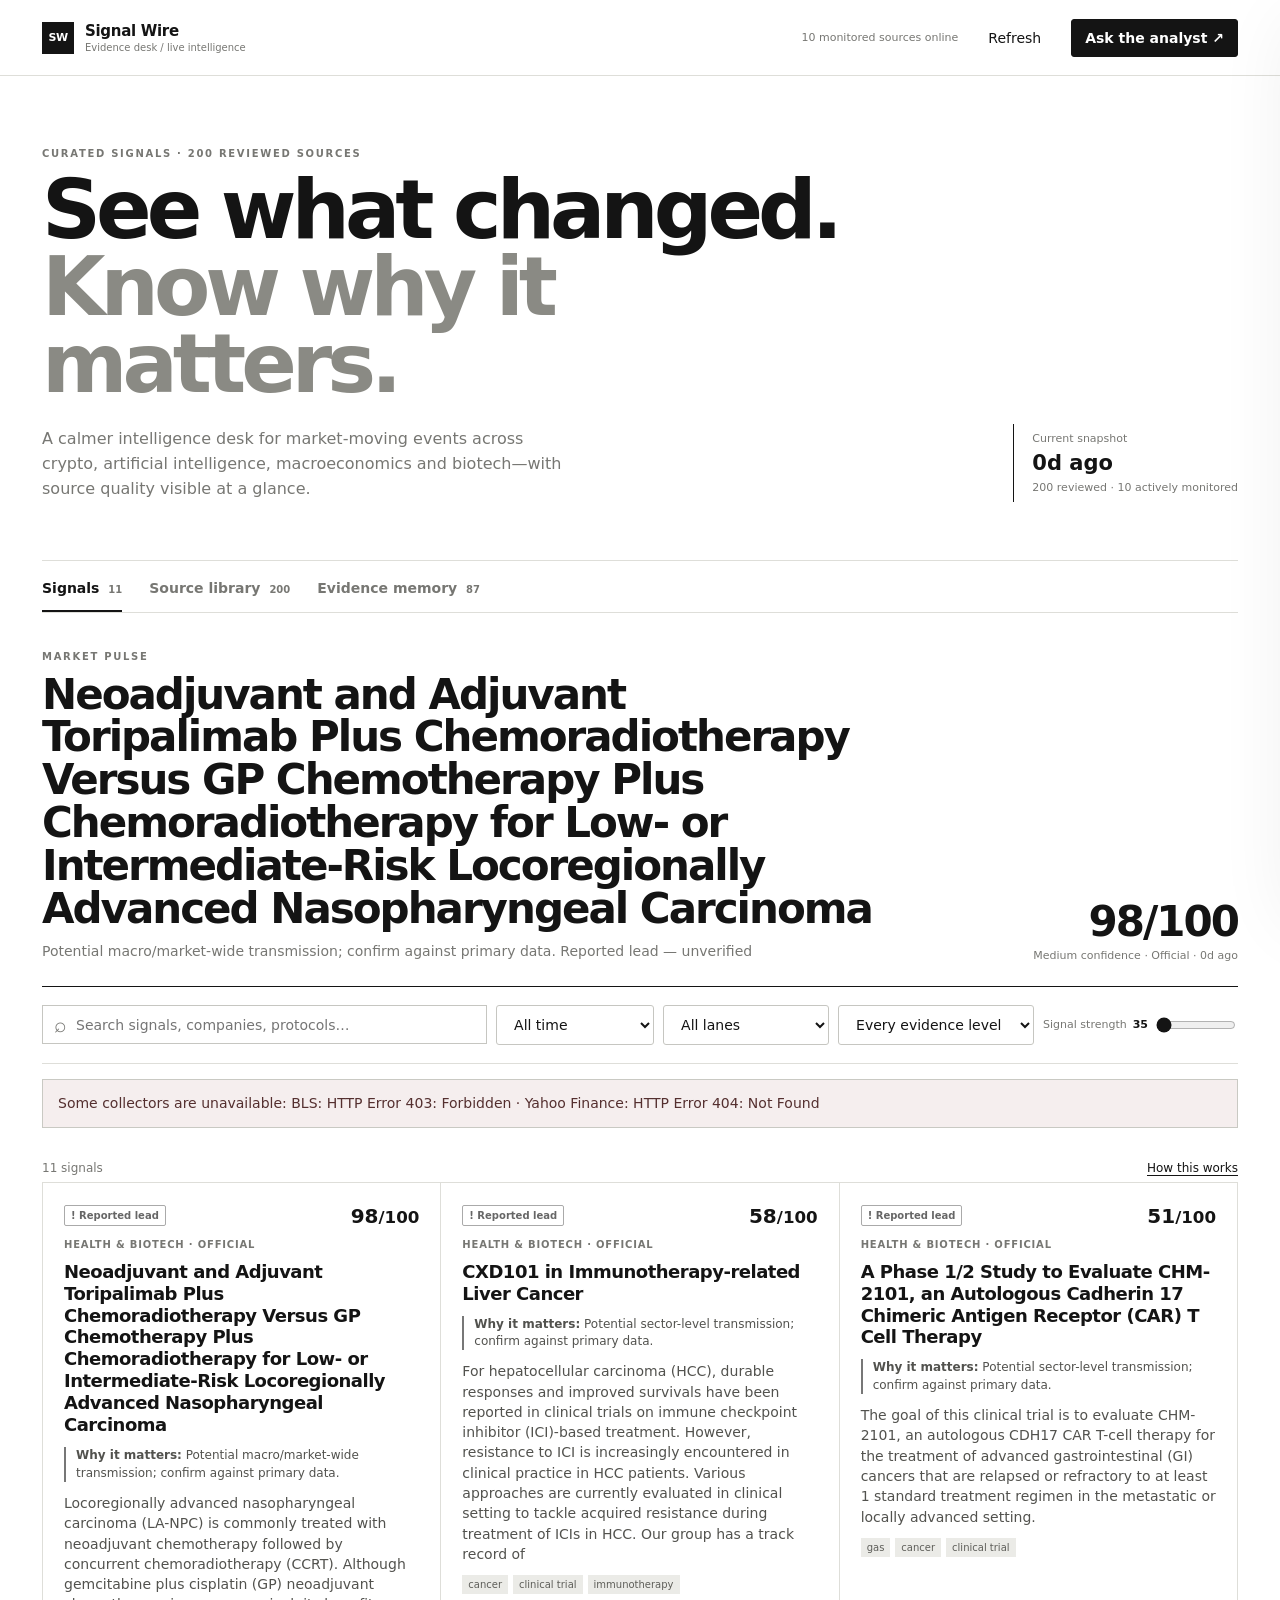
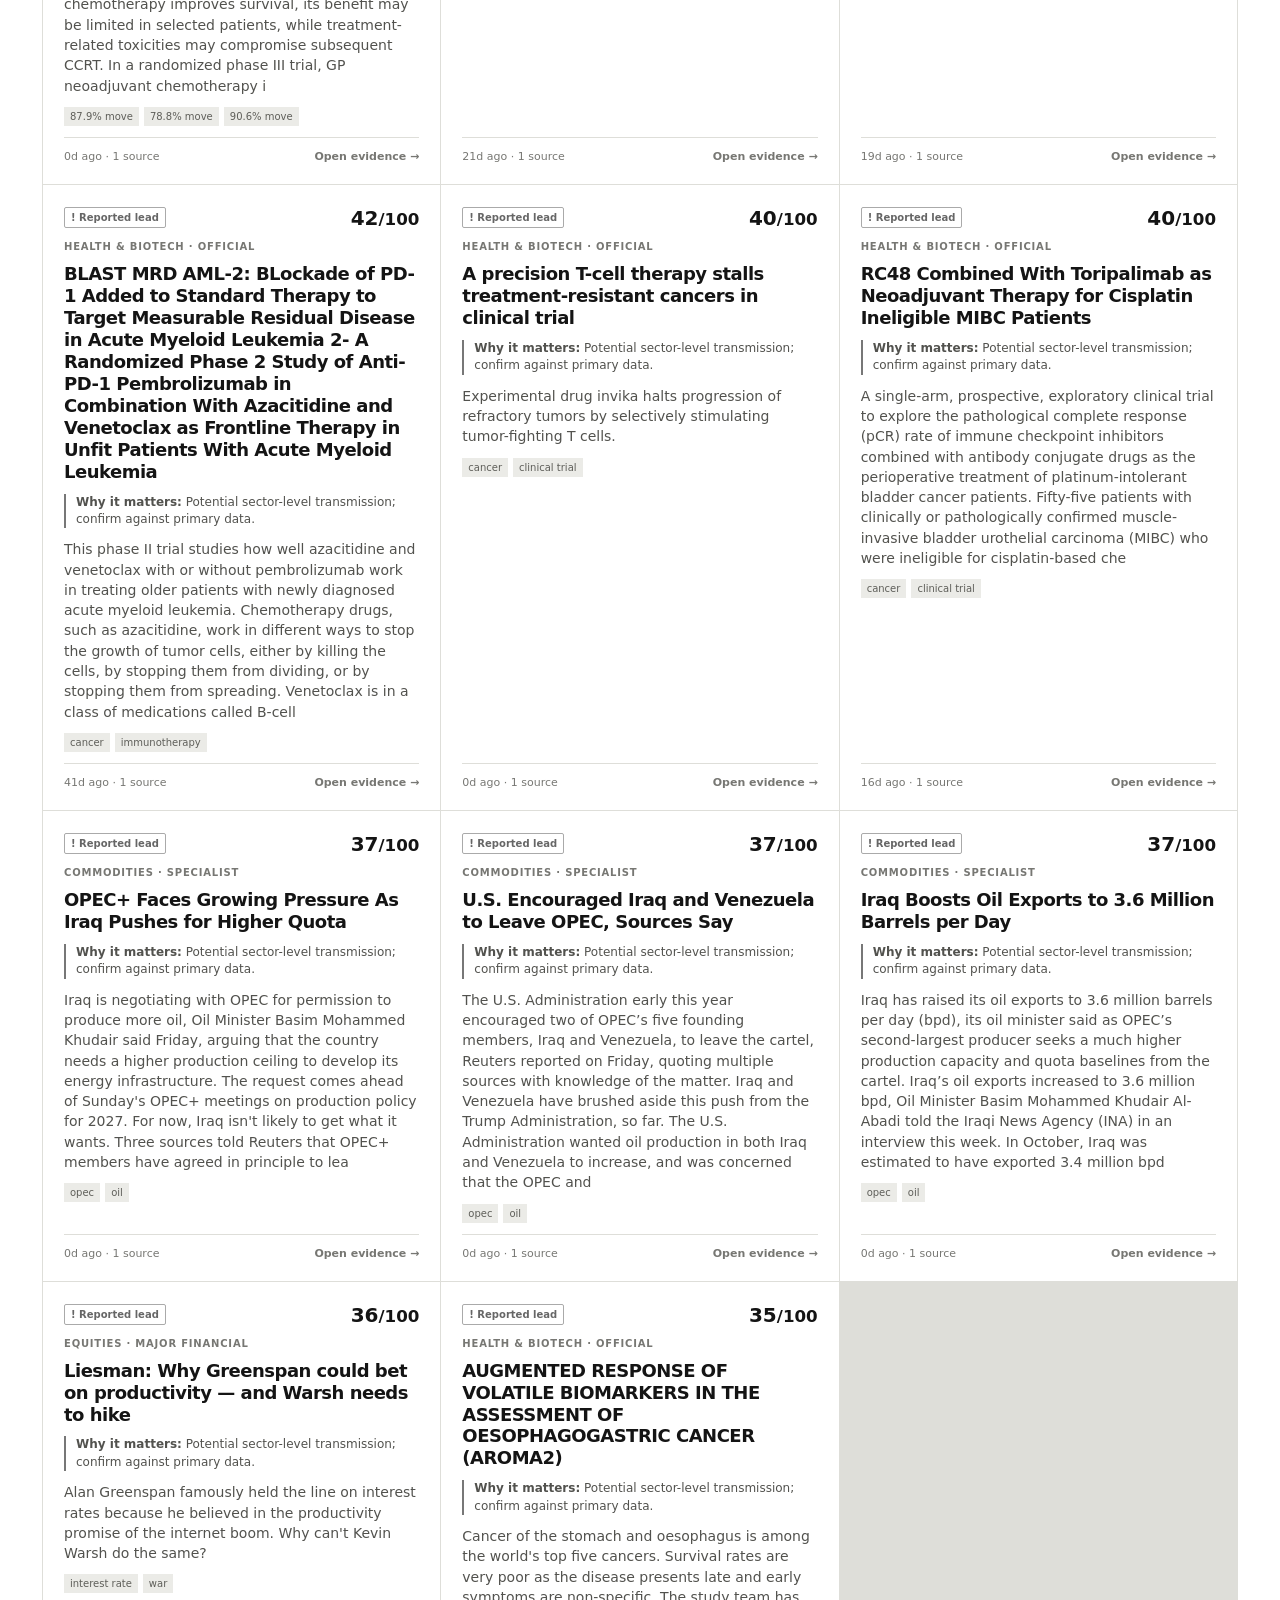
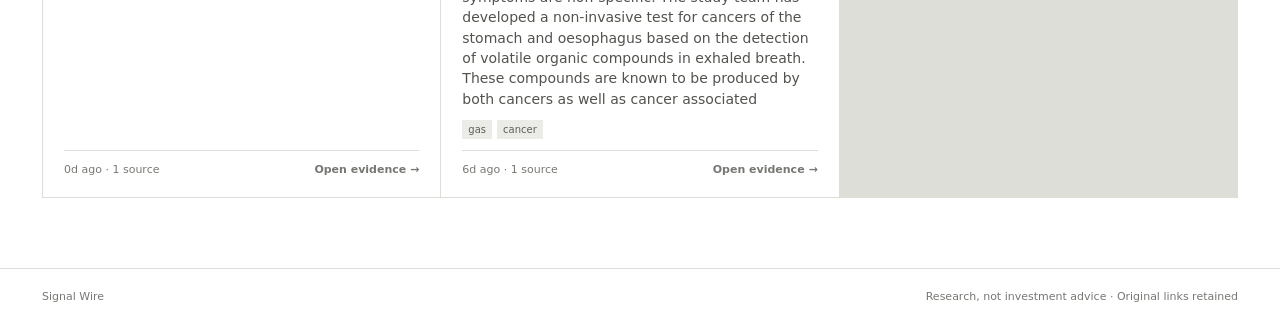
<file: index.html>
<!doctype html><html lang="en"><head><meta charset="utf-8"><meta name="viewport" content="width=device-width,initial-scale=1"><meta name="description" content="Evidence-ranked market, crypto, AI and biotech intelligence"><title>Signal Wire — Intelligence Desk</title><link rel="stylesheet" href="style.css?v=registry200"></head><body><div class="shell"><header class="topbar"><a class="brand" href="."><span class="brand-mark">SW</span><span><b>Signal Wire</b><small>Evidence desk / live intelligence</small></span></a><div class="top-actions"><span id="health" class="status"><i></i> Connecting</span><button id="refresh" class="quiet" type="button">Refresh</button><button id="openAI" class="dark" type="button">Ask the analyst <span>↗</span></button></div></header><main><section class="hero"><div><p class="kicker">CURATED SIGNALS · 200 REVIEWED SOURCES</p><h1>See what changed.<br><em>Know why it matters.</em></h1><p class="hero-copy">A calmer intelligence desk for market-moving events across crypto, artificial intelligence, macroeconomics and biotech—with source quality visible at a glance.</p></div><div class="hero-note"><span>Current snapshot</span><strong id="updated">—</strong><small id="registryLine">Loading source registry…</small></div></section><nav class="tabs" aria-label="Dashboard sections"><button class="tab active" data-section="signals">Signals <span id="signalTabCount">—</span></button><button class="tab" data-section="sources">Source library <span id="sourceTabCount">200</span></button><button class="tab" data-section="memory">Evidence memory <span id="memoryTabCount">—</span></button></nav><section id="signalsSection" class="section"><div class="section-head"><div><p class="kicker">MARKET PULSE</p><h2 id="pulseTitle">Finding the strongest signal…</h2><p id="pulseText">Loading evidence from the latest snapshot.</p></div><div class="pulse-score"><b id="pulseScore">—</b><span id="pulseMeta">Waiting</span></div></div><div class="toolbar"><label class="search"><span>⌕</span><input id="search" placeholder="Search signals, companies, protocols…" aria-label="Search signals"></label><select id="view" aria-label="Time view"><option value="all">All time</option><option value="24h">Latest 24 hours</option><option value="7d">Latest 7 days</option></select><select id="category" aria-label="Category"><option value="all">All lanes</option><option>Macro</option><option>Geopolitics</option><option>Commodities</option><option>Equities</option><option>Crypto</option><option>Natural events</option><option>Health &amp; biotech</option></select><select id="verification" aria-label="Verification"><option value="all">Every evidence level</option><option value="verified">2+ domains checked</option><option value="single-source">Single-source leads</option></select><label class="range">Signal strength <b id="thresholdValue">35</b><input id="threshold" type="range" min="35" max="90" value="35"></label></div><div id="error" class="notice hidden" role="alert"></div><div class="result-line"><span id="resultCount">— signals</span><button id="method" class="link-button" type="button">How this works</button></div><div id="methodology" class="method hidden"><b>Evidence before volume.</b> Events are grouped, scored for market relevance, and marked as confirmed, corroborated, developing or unverified. Green is not used as proof. Star ratings describe source reliability bands, not a guarantee.</div><section id="cards" class="signal-grid"><div class="empty">Loading the desk…</div></section></section><section id="sourcesSection" class="section hidden"><div class="section-title"><div><p class="kicker">SOURCE LIBRARY</p><h2>200 sources, ranked by role</h2><p>Primary records lead. Specialist sources discover. Social and community channels are leads only.</p></div><div class="library-stats"><b id="libraryTotal">200</b><span>reviewed sources</span></div></div><div class="source-tools"><label class="search"><span>⌕</span><input id="sourceSearch" placeholder="Find a source or domain…" aria-label="Search source library"></label><select id="sourceCategory" aria-label="Source category"><option value="all">All categories</option><option>Crypto</option><option>AI &amp; biotech</option><option>Macro / official</option><option>Cross-market discovery</option></select><select id="sourceRating" aria-label="Minimum source rating"><option value="0">All ratings</option><option value="5">5 stars only</option><option value="4">4+ stars</option><option value="3">3+ stars</option></select></div><div class="rating-key"><span><b>★★★★★</b> Primary / confirmed record</span><span><b>★★★★☆</b> Specialist / established</span><span><b>★★★☆☆</b> Discovery / context</span><span><b>★☆☆☆☆</b> Lead only</span></div><div id="sourceGrid" class="source-grid"></div></section><section id="memorySection" class="section hidden"><div class="section-title"><div><p class="kicker">AUDIT TRAIL</p><h2>What the system has learned</h2><p>Only official evidence or independently corroborated events enter persistent memory. Old claims can be downgraded or removed.</p></div><div class="library-stats"><b id="memoryTotal">—</b><span>retained patterns</span></div></div><div id="memoryGrid" class="memory-grid"></div></section></main><footer><span>Signal Wire</span><span>Research, not investment advice · Original links retained</span></footer></div><div id="aiScrim" class="scrim hidden"></div><aside id="aiDrawer" class="ai-drawer" aria-label="Signal Wire AI analyst" aria-hidden="true"><div class="drawer-head"><div><p class="kicker">EVIDENCE-AWARE ANALYST</p><h2>Ask the desk</h2></div><button id="closeAI" class="close" aria-label="Close AI analyst">×</button></div><p class="drawer-intro">Questions are answered from the current Signal Wire evidence and verified memory. Missing evidence is stated plainly.</p><div id="chatLog" class="chat-log" aria-live="polite"><div class="chat-msg assistant">Ask me what changed, which sources support it, or how an event could connect across markets.</div></div><form id="chatForm"><input id="chatInput" maxlength="2000" placeholder="Ask a specific question…" required><button class="dark" type="submit">Send</button></form><button id="aiClear" class="link-button" type="button">Clear thread</button></aside><dialog id="detail"><button id="closeDetail" class="close" aria-label="Close evidence">×</button><div id="detailBody"></div></dialog><script src="app.js?v=registry200"></script></body></html>
</file>
<file: style.css>
:root{--ink:#141414;--muted:#777773;--line:#deded9;--paper:#fff;--wash:#f4f4f1;--soft:#ebebe7;--shadow:0 22px 70px #00000012}*{box-sizing:border-box}body{margin:0;background:var(--wash);color:var(--ink);font:14px Inter,ui-sans-serif,system-ui,-apple-system,sans-serif}.shell{max-width:1440px;margin:auto;background:var(--paper);min-height:100vh}.topbar{height:76px;border-bottom:1px solid var(--line);padding:0 42px;display:flex;align-items:center;justify-content:space-between;gap:20px}.brand{display:flex;align-items:center;gap:11px;text-decoration:none;color:var(--ink)}.brand-mark{display:grid;place-items:center;width:32px;height:32px;background:var(--ink);color:#fff;font-weight:800;font-size:11px;letter-spacing:-.5px}.brand b{display:block;font-size:15px;letter-spacing:-.3px}.brand small{display:block;font-size:10px;color:var(--muted);margin-top:2px}.top-actions{display:flex;align-items:center;gap:16px}.status{font-size:11px;color:var(--muted)}.status i{width:7px;height:7px;border-radius:50%;background:#444;display:inline-block;margin-right:6px}.status.ok i{background:#111}.button,button,select{font:inherit}button,select{border:1px solid #c6c6c1;background:#fff;color:var(--ink);padding:10px 13px;border-radius:3px;cursor:pointer}button:hover,select:hover{border-color:var(--ink)}button:focus-visible,input:focus-visible,select:focus-visible,.signal:focus-visible{outline:2px solid var(--ink);outline-offset:3px}.dark{background:var(--ink);color:#fff;border-color:var(--ink);font-weight:700}.quiet{border-color:transparent;background:transparent}.shell main{padding:0 42px 70px}.hero{display:flex;justify-content:space-between;gap:50px;padding:72px 0 58px;border-bottom:1px solid var(--line)}.kicker{font-size:10px;font-weight:800;letter-spacing:1.7px;color:var(--muted);margin:0 0 12px}.hero h1{font-size:clamp(43px,7vw,82px);line-height:.94;letter-spacing:-5px;margin:0;max-width:800px}.hero h1 em{font-style:normal;color:#8a8a84}.hero-copy{color:var(--muted);font-size:16px;line-height:1.55;max-width:535px;margin:25px 0 0}.hero-note{align-self:end;border-left:1px solid var(--ink);padding:8px 0 8px 18px;min-width:175px}.hero-note span,.hero-note small{display:block;color:var(--muted);font-size:11px}.hero-note strong{display:block;font-size:21px;margin:6px 0}.tabs{display:flex;gap:27px;border-bottom:1px solid var(--line);margin-bottom:38px}.tab{border:0;border-bottom:2px solid transparent;border-radius:0;padding:19px 0 14px;background:transparent;font-weight:700;color:var(--muted)}.tab.active{color:var(--ink);border-bottom-color:var(--ink)}.tab span{font-size:10px;color:var(--muted);margin-left:4px}.section-head{display:flex;justify-content:space-between;gap:30px;align-items:end;border-bottom:1px solid var(--ink);padding-bottom:24px}.section-head h2,.section-title h2{font-size:clamp(24px,4vw,42px);letter-spacing:-2px;line-height:1.02;margin:0;max-width:850px}.section-head p:not(.kicker),.section-title p:not(.kicker){color:var(--muted);line-height:1.5;margin:10px 0 0;max-width:720px}.pulse-score{text-align:right;min-width:140px}.pulse-score b{font-size:42px;letter-spacing:-2px;display:block}.pulse-score span{font-size:11px;color:var(--muted)}.toolbar,.source-tools{display:flex;align-items:center;gap:9px;flex-wrap:wrap;padding:18px 0;border-bottom:1px solid var(--line)}.search{display:flex;align-items:center;gap:7px;border:1px solid #c6c6c1;background:#fff;padding:0 11px;height:39px;min-width:235px;flex:1}.search span{font-size:21px;color:var(--muted)}.search input{border:0;outline:0;min-width:0;width:100%;height:35px;font:inherit;background:transparent}.range{font-size:11px;color:var(--muted);display:flex;align-items:center;gap:6px}.range b{color:var(--ink)}input[type=range]{accent-color:var(--ink);width:80px}.notice,.method{margin:15px 0;padding:13px 15px;border:1px solid #c9c9c3;background:#f5eeee;color:#542f2f;line-height:1.5}.method{background:var(--soft);color:var(--ink)}.hidden{display:none!important}.result-line{display:flex;justify-content:space-between;padding:18px 0 7px;color:var(--muted);font-size:12px}.link-button{background:none;border:0;padding:0;color:var(--ink);text-decoration:underline;text-underline-offset:3px}.signal-grid{display:grid;grid-template-columns:repeat(3,1fr);gap:1px;background:var(--line);border:1px solid var(--line)}.signal{background:#fff;padding:21px;min-height:290px;display:flex;flex-direction:column;gap:11px;cursor:pointer;transition:background .18s,transform .18s}.signal:hover{background:#f8f8f5;transform:translateY(-2px)}.signal.strong{background:#f0f0ed}.signal-top,.signal-foot{display:flex;justify-content:space-between;gap:10px;align-items:center}.signal-label{font-size:10px;letter-spacing:.8px;font-weight:800;color:var(--muted);text-transform:uppercase}.signal-score{font-weight:800;font-size:20px}.signal h3{font-size:18px;line-height:1.22;margin:0;letter-spacing:-.5px}.signal p{color:#52524e;line-height:1.45;margin:0}.signal .why{font-size:12px;padding-left:10px;border-left:2px solid #777}.signal-foot{margin-top:auto;padding-top:12px;border-top:1px solid var(--line);font-size:11px;color:var(--muted)}.badge{font-size:10px;font-weight:800;border:1px solid #aaa;padding:4px 6px;border-radius:2px}.badge.checked{background:#e6e6e1}.badge.lead{color:#666}.tags{display:flex;gap:5px;flex-wrap:wrap}.tags span{font-size:10px;background:var(--soft);padding:4px 6px;color:#5e5e59}.empty{grid-column:1/-1;padding:70px;text-align:center;color:var(--muted);background:#fff}.section-title{display:flex;justify-content:space-between;gap:25px;align-items:end;margin-bottom:26px}.library-stats{text-align:right}.library-stats b{font-size:36px;display:block}.library-stats span{font-size:11px;color:var(--muted)}.source-tools{border-top:1px solid var(--ink)}.rating-key{display:flex;gap:18px;flex-wrap:wrap;padding:15px 0;color:var(--muted);font-size:11px}.rating-key b,.stars{color:var(--ink);letter-spacing:1px}.source-grid{display:grid;grid-template-columns:repeat(4,1fr);gap:1px;background:var(--line);border:1px solid var(--line)}.source-card{background:#fff;padding:17px;min-height:160px}.source-card h3{font-size:14px;margin:9px 0 4px}.source-card a{color:var(--muted);font-size:11px;overflow-wrap:anywhere;text-decoration:none}.source-card p{font-size:11px;color:var(--muted);line-height:1.45;margin:11px 0}.source-meta{display:flex;justify-content:space-between;gap:5px}.tier{font-size:9px;text-transform:uppercase;letter-spacing:.6px;color:var(--muted)}.memory-grid{display:grid;grid-template-columns:repeat(3,1fr);gap:12px}.memory-card{border:1px solid var(--line);padding:18px;background:#fff}.memory-card h3{font-size:15px;margin:7px 0}.memory-card p{font-size:12px;line-height:1.45;color:var(--muted)}footer{border-top:1px solid var(--line);padding:21px 42px;display:flex;justify-content:space-between;color:var(--muted);font-size:11px}.scrim{position:fixed;inset:0;background:#0008;z-index:5}.ai-drawer{position:fixed;z-index:6;right:0;top:0;height:100vh;width:min(460px,100%);background:#fff;border-left:1px solid var(--ink);padding:29px;transform:translateX(102%);transition:transform .35s cubic-bezier(.2,.8,.2,1);box-shadow:var(--shadow)}.ai-drawer.open{transform:none}.drawer-head{display:flex;justify-content:space-between}.drawer-head h2{font-size:29px;letter-spacing:-1.4px;margin:0}.close{font-size:25px;border:0;background:transparent;padding:0;width:34px;height:34px}.drawer-intro{font-size:12px;color:var(--muted);line-height:1.5;border-bottom:1px solid var(--line);padding-bottom:18px}.chat-log{height:calc(100vh - 290px);min-height:220px;overflow:auto;padding:9px 0}.chat-msg{max-width:90%;padding:11px 13px;margin:10px 0;line-height:1.5;white-space:pre-wrap}.chat-msg.assistant{background:var(--soft)}.chat-msg.user{margin-left:auto;background:var(--ink);color:#fff}.chat-msg.error-msg{background:#f5eeee;color:#542f2f}.ai-drawer form{display:flex;gap:7px}.ai-drawer form input{min-width:0;flex:1;border:1px solid #bbb;padding:11px;font:inherit}.ai-drawer>.link-button{margin-top:13px}dialog{position:relative;border:1px solid var(--ink);max-width:760px;width:calc(100% - 28px);max-height:85vh;overflow:auto;padding:30px;background:#fff;color:var(--ink)}dialog::backdrop{background:#0009}#detailBody h2{font-size:28px;letter-spacing:-1px;margin:13px 0}.detail-summary{line-height:1.6;color:#444}dl{display:grid;grid-template-columns:150px 1fr;gap:11px;border-top:1px solid var(--line);padding-top:17px}dt{font-weight:700;color:var(--muted)}dd{margin:0;line-height:1.5}.source-list{padding:0;list-style:none}.source-list li{border-top:1px solid var(--line);padding:12px 0;display:flex;justify-content:space-between;gap:10px}.source-list a{color:var(--ink)}@media(max-width:900px){.signal-grid{grid-template-columns:repeat(2,1fr)}.source-grid{grid-template-columns:repeat(3,1fr)}.hero h1{font-size:58px}}@media(max-width:650px){.topbar,.shell main{padding-left:20px;padding-right:20px}.topbar{height:auto;padding-top:18px;padding-bottom:18px;align-items:flex-start}.top-actions{gap:8px}.status{display:none}.top-actions .quiet{font-size:0;padding:10px}.top-actions .quiet:after{content:'↻';font-size:16px}.hero{padding:45px 0 38px;display:block}.hero h1{font-size:49px;letter-spacing:-3px}.hero-note{margin-top:30px}.tabs{gap:18px;overflow:auto}.tab{white-space:nowrap}.section-head{display:block}.pulse-score{text-align:left;margin-top:18px}.toolbar select{flex:1;min-width:130px}.range{width:100%;justify-content:space-between}.signal-grid,.source-grid{grid-template-columns:1fr}.memory-grid{grid-template-columns:1fr}footer{padding:20px;display:block}footer span{display:block;margin:5px 0}.ai-drawer{padding:22px}.chat-log{height:calc(100vh - 270px)}dl{grid-template-columns:1fr;gap:4px}dd{margin-bottom:10px}}
</file>
